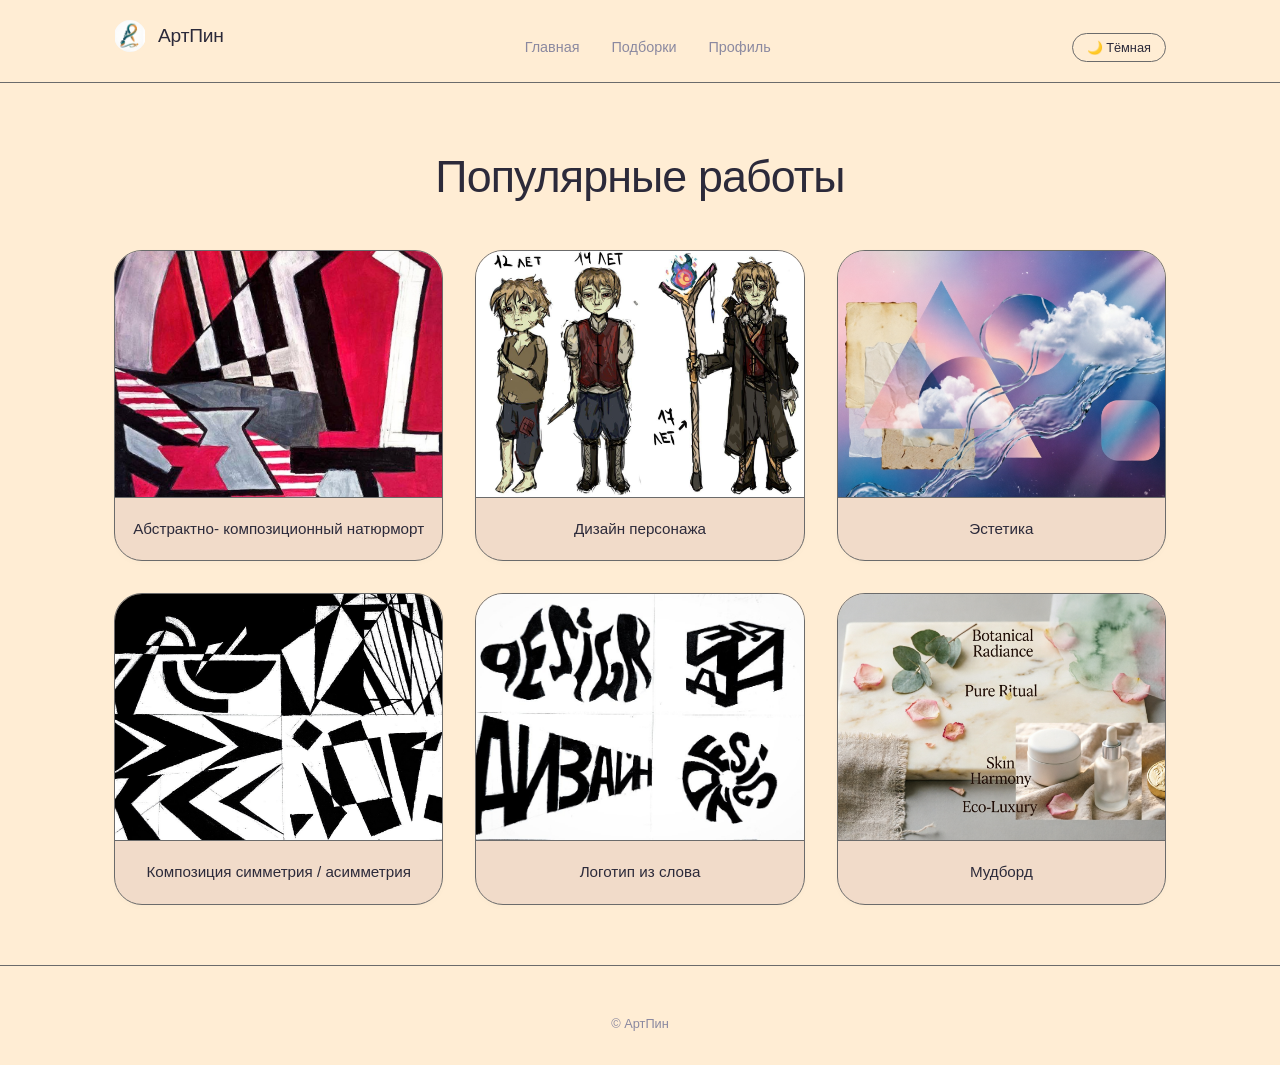
<file: index.html>
<!DOCTYPE html>
<html lang="ru">
<head>
    <meta charset="UTF-8">
    <meta name="viewport" content="width=device-width, initial-scale=1.0">
    <title>АртПин – Главная</title>
    <link rel="stylesheet" href="style.css">
</head>
<body>

<header class="header">
    <div class="container header__row">
        <a class="brand" href="index.html">
            <img src="images/logo.png" alt="Логотип" style="width: 32px; height: 32px; object-fit: contain;">
            <div class="brand__text">
                <span class="brand__name">АртПин</span>
            </div>
        </a>
        <nav class="nav">
            <a href="index.html">Главная</a>
            <a href="collections.html">Подборки</a>
            <a href="profile.html">Профиль</a>
        </nav>
        <button class="theme-btn" id="themeBtn">🌙 Тема</button>
    </div>
</header>

<main>
    <div class="container">
        <div class="hero">
            <h1>Популярные работы</h1>
        </div>

        <div class="gallery">
            <div class="card">
                <img src="images/photo1.jpg" alt="Абстрактно- композиционный натюрморт">
                <p>Абстрактно- композиционный натюрморт</p>
            </div>
            <div class="card">
                <img src="images/photo2.jpg" alt="Дизайн персонажа">
                <p>Дизайн персонажа</p>
            </div>
            <div class="card">
                <img src="images/photo3.jpg" alt="Эстетика">
                <p>Эстетика</p>
            </div>
            <div class="card">
                <img src="images/photo4.jpg" alt="Композиция симметрия / асимметрия">
                <p>Композиция симметрия / асимметрия</p>
            </div>
            <div class="card">
                <img src="images/photo5.jpg" alt="Логотип из слова">
                <p>Логотип из слова</p>
            </div>
            <div class="card">
                <img src="images/photo6.jpg" alt="Мудборд ">
                <p>Мудборд </p>
            </div>
        </div>
    </div>
</main>

<footer class="footer">
    <div>© АртПин</div>
</footer>

<div class="modal" id="workModal">
    <div class="modal-content">
        <span class="modal-close" id="modalClose">×</span>
        <img id="modalImg">
        <p id="modalTitle"></p>
    </div>
</div>

<script src="script.js"></script>
</body>
</html>
</file>
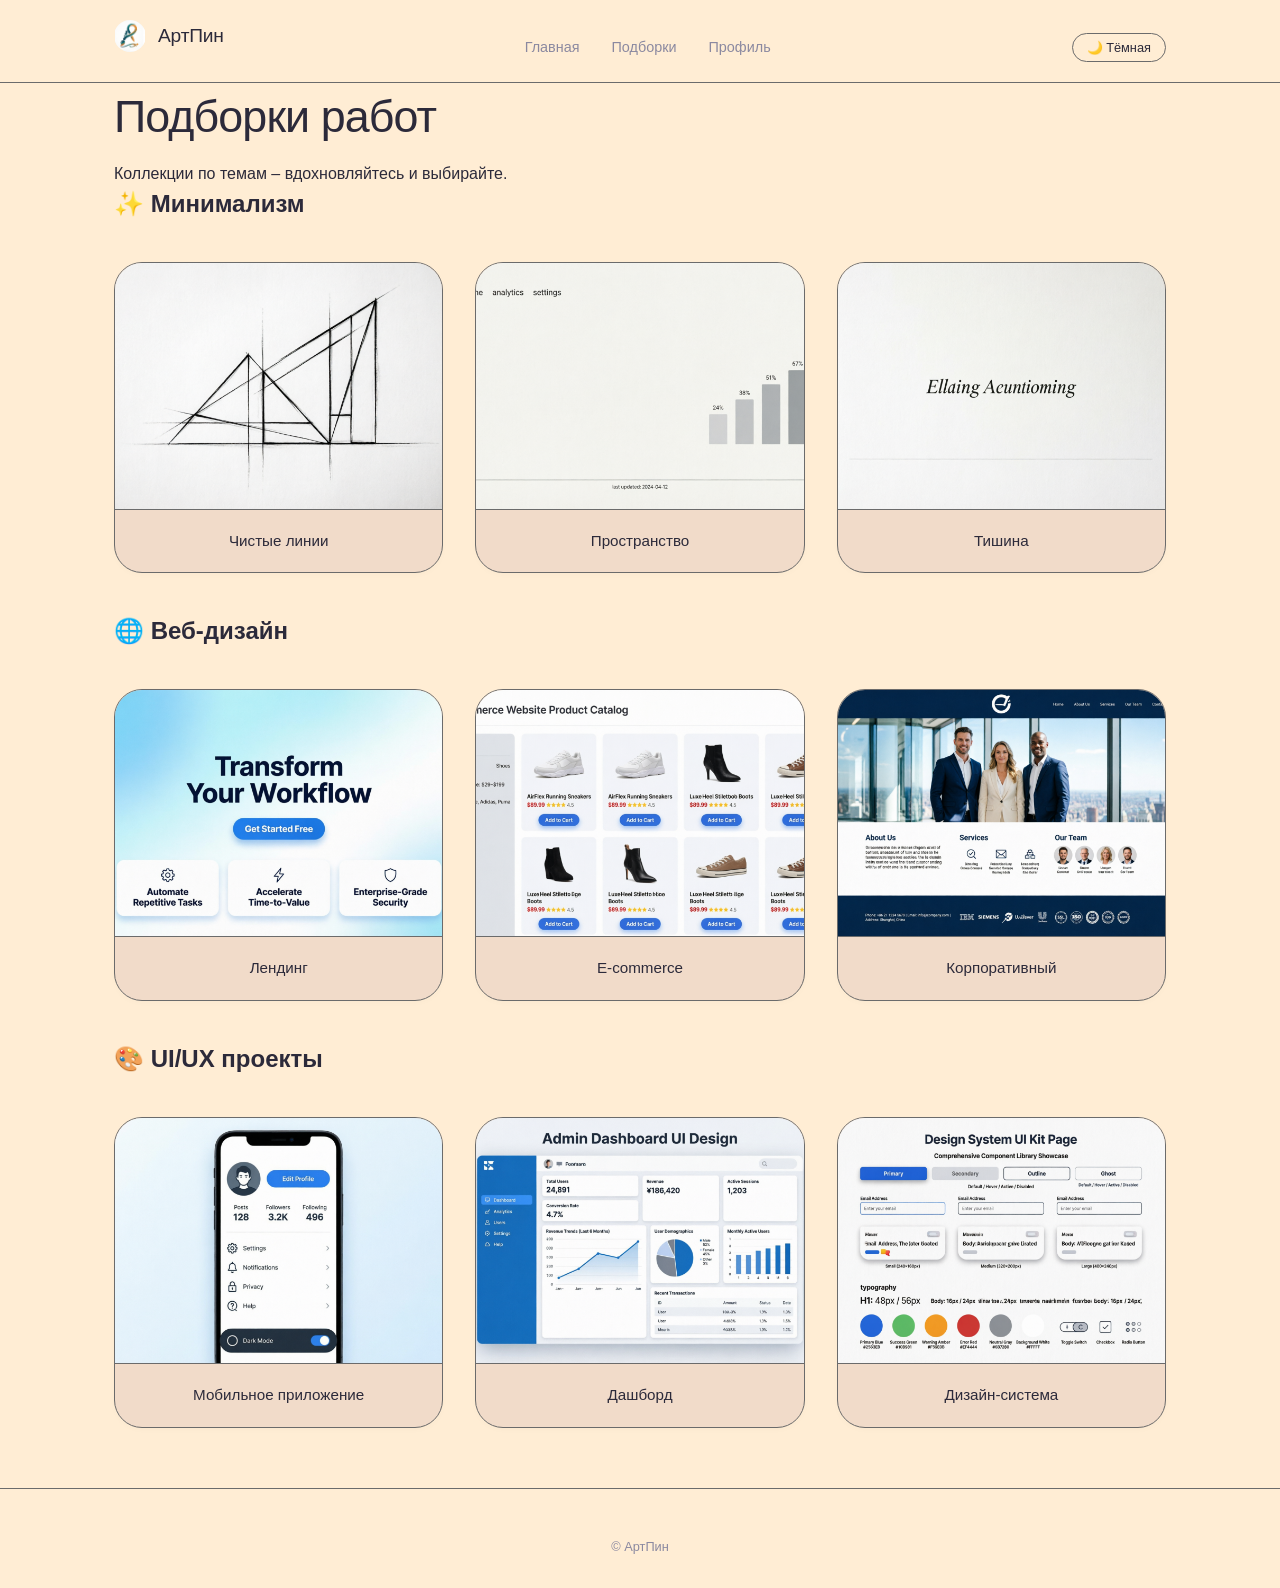
<file: collections.html>
<!DOCTYPE html>
<html lang="ru">
<head>
    <meta charset="UTF-8">
    <meta name="viewport" content="width=device-width, initial-scale=1.0">
    <title>АртПин – Подборки</title>
    <link rel="stylesheet" href="style.css">
</head>
<body>

<header class="header">
    <div class="container header__row">
        <a class="brand" href="index.html">
            <img src="images/logo.png" alt="Логотип" style="width: 32px; height: 32px; object-fit: contain;">
            <div class="brand__text">
                <span class="brand__name">АртПин</span>
            </div>
        </a>
        <nav class="nav">
            <a href="index.html">Главная</a>
            <a href="collections.html">Подборки</a>
            <a href="profile.html">Профиль</a>
        </nav>
        <button class="theme-btn" id="themeBtn">🌙 Тема</button>
    </div>
</header>

<main>
    <div class="container">
        <h1>Подборки работ</h1>
        <p class="section-description">Коллекции по темам – вдохновляйтесь и выбирайте.</p>

        <section class="collection">
            <h2>✨ Минимализм</h2>
            <div class="gallery">
                <div class="card">
                    <img src="images/minimal1.jpg" alt="Минимализм 1">
                    <p>Чистые линии</p>
                </div>
                <div class="card">
                    <img src="images/minimal2.jpg" alt="Минимализм 2">
                    <p>Пространство</p>
                </div>
                <div class="card">
                    <img src="images/minimal3.jpg" alt="Минимализм 3">
                    <p>Тишина</p>
                </div>
            </div>
        </section>

        <section class="collection">
            <h2>🌐 Веб-дизайн</h2>
            <div class="gallery">
                <div class="card">
                    <img src="images/web1.jpg" alt="Сайт портфолио">
                    <p>Лендинг</p>
                </div>
                <div class="card">
                    <img src="images/web2.jpg" alt="Интернет-магазин">
                    <p>E-commerce</p>
                </div>
                <div class="card">
                    <img src="images/web3.jpg" alt="Корпоративный сайт">
                    <p>Корпоративный</p>
                </div>
            </div>
        </section>

        <section class="collection">
            <h2>🎨 UI/UX проекты</h2>
            <div class="gallery">
                <div class="card">
                    <img src="images/ui1.jpg" alt="Мобильное приложение">
                    <p>Мобильное приложение</p>
                </div>
                <div class="card">
                    <img src="images/ui2.jpg" alt="Дашборд">
                    <p>Дашборд</p>
                </div>
                <div class="card">
                    <img src="images/ui3.jpg" alt="Дизайн-система">
                    <p>Дизайн-система</p>
                </div>
            </div>
        </section>
    </div>
</main>

<footer class="footer">
    <div>© АртПин</div>
</footer>

<div class="modal" id="workModal">
    <div class="modal-content">
        <span class="modal-close" id="modalClose">×</span>
        <img id="modalImg">
        <p id="modalTitle"></p>
    </div>
</div>

<script src="script.js"></script>
</body>
</html>
</file>
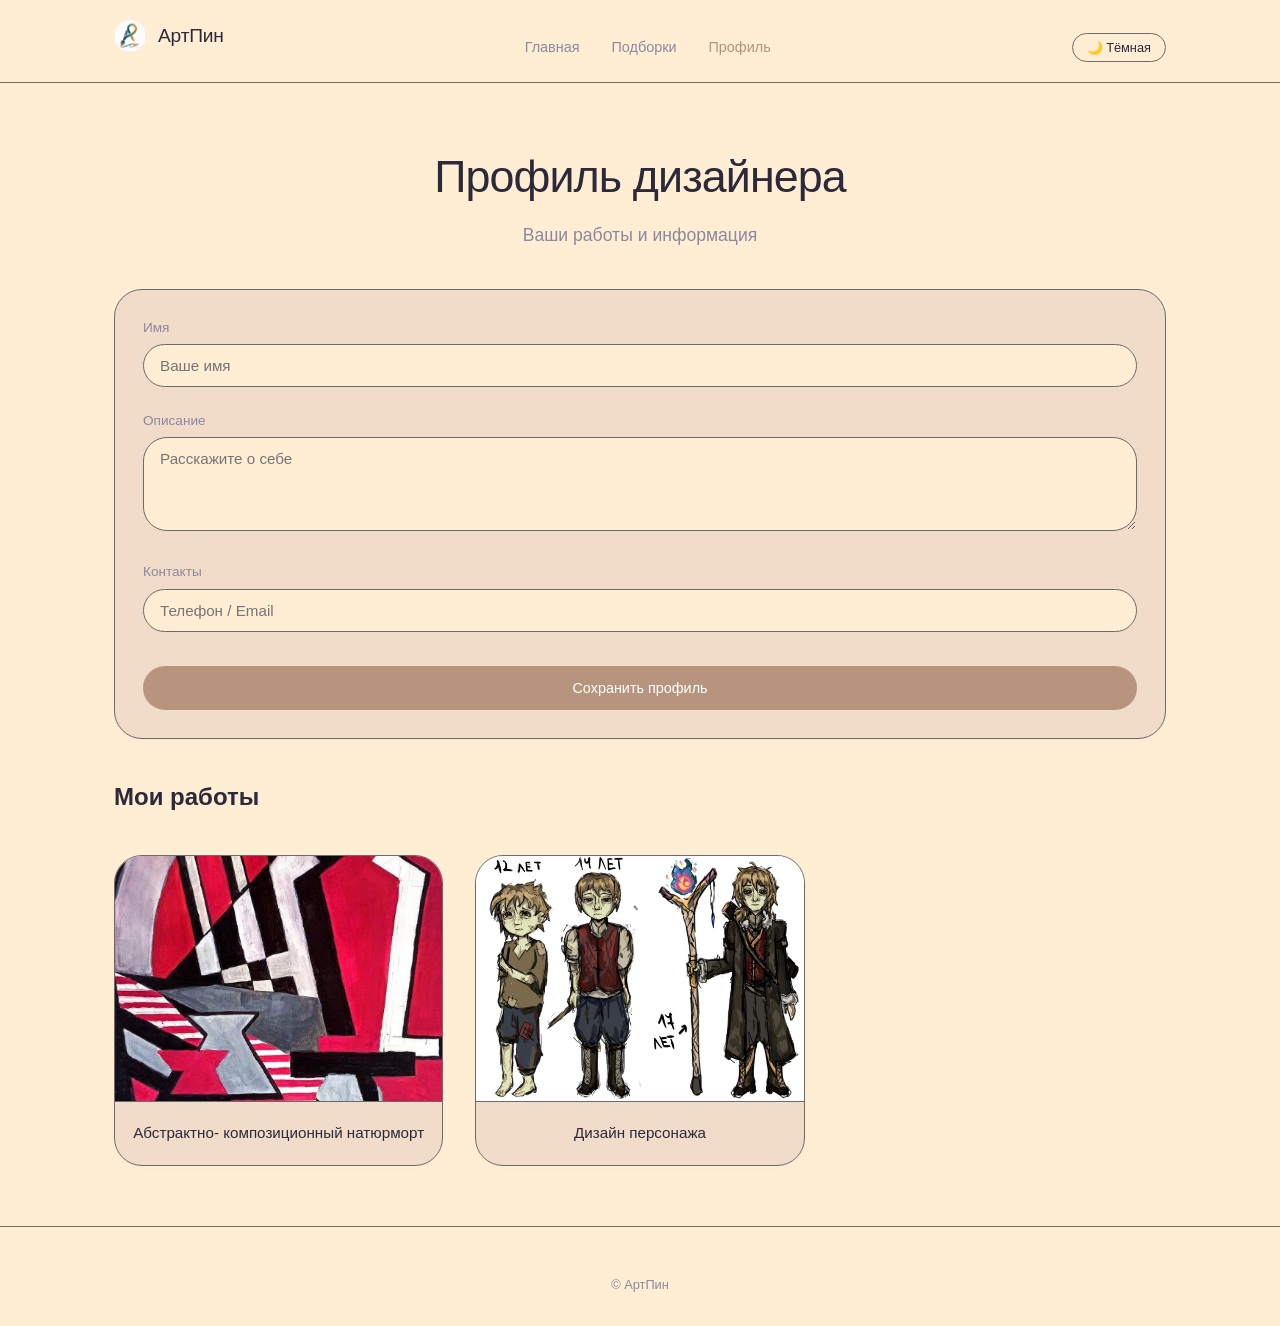
<file: profile.html>
<!DOCTYPE html>
<html lang="ru">
<head>
    <meta charset="UTF-8">
    <meta name="viewport" content="width=device-width, initial-scale=1.0">
    <title>АртПин – Профиль</title>
    <link rel="stylesheet" href="style.css">
</head>
<body>

<header class="header">
    <div class="container header__row">
        <a class="brand" href="index.html">
            <img src="images/logo.png" alt="Логотип" style="width: 32px; height: 32px; object-fit: contain;">
            <div class="brand__text">
                <span class="brand__name">АртПин</span>
            </div>
        </a>

        <nav class="nav">
            <a href="index.html">Главная</a>
            <a href="collections.html">Подборки</a>
            <a href="profile.html" class="active">Профиль</a>
        </nav>

        <button class="theme-btn" id="themeBtn">🌙 Тема</button>
    </div>
</header>

<main>
    <div class="container">

        <div class="hero">
            <h1>Профиль дизайнера</h1>
            <p class="hero__desc">Ваши работы и информация</p>
        </div>

<div class="form-card">

    <div class="form-group">
        <label>Имя</label>
        <input type="text" id="profileName" placeholder="Ваше имя">
    </div>

    <div class="form-group">
        <label>Описание</label>
        <textarea rows="4" id="profileAbout" placeholder="Расскажите о себе"></textarea>
    </div>

    <div class="form-group">
        <label>Контакты</label>
        <input type="text" id="profileContacts" placeholder="Телефон / Email">
    </div>

<button class="save-btn" id="saveProfile">Сохранить профиль</button>

</div>

        <h2 style="margin-top: 40px;">Мои работы</h2>

        <div class="gallery">
            <div class="card">
                <img src="images/photo1.jpg" alt="Абстрактно- композиционный натюрморт">
                <p>Абстрактно- композиционный натюрморт</p>
            </div>

            <div class="card">
                <img src="images/photo2.jpg" alt="Дизайн персонажа">
                <p>Дизайн персонажа</p>
            </div>
        </div>

    </div>
</main>

<footer class="footer">
    <div>© АртПин</div>
</footer>

<div class="modal" id="workModal">
    <div class="modal-content">
        <span class="modal-close" id="modalClose">×</span>
        <img id="modalImg">
        <p id="modalTitle"></p>
    </div>
</div>

<script src="script.js"></script>

</body>
</html>
</file>
<file: style.css>
:root {
    --bg: #ffedd4;      
    --surface: #f1dbc9;
    --text: #2c2a3a;
    --text-light: #8b89a0;
    --border: #6b6b6b;
    --accent: #b6947d;    
    --accent-soft: #f1ccb2;
    --shadow: 0 2px 6px rgba(0,0,0,0.02);
    --shadow-hover: 0 8px 20px rgba(0,0,0,0.03);
    --transition: all 0.2s ease;
}

body.dark {
    --bg: #16141f;
    --surface: #1f1c2c;
    --text: #faeedb;
    --text-light: #fff2db;
    --border: #2f2a3e;
    --accent: #2d2963;
    --accent-soft: #2a253c;
    --shadow: 0 2px 6px rgba(0,0,0,0.2);
    --shadow-hover: 0 8px 20px rgba(0,0,0,0.25);
}

* {
    margin: 0;
    padding: 0;
    box-sizing: border-box;
}

body {
    background: var(--bg);
    color: var(--text);
    font-family: 'Inter', -apple-system, BlinkMacSystemFont, 'Segoe UI', Roboto, Helvetica, sans-serif;
    line-height: 1.5;
    transition: var(--transition);
    font-weight: 400;
}

.container {
    max-width: 1100px;
    margin: 0 auto;
    padding: 0 24px;
}

.header {
    background: transparent;
    border-bottom: 1px solid var(--border);
    padding: 20px 0;
}

.header__row {
    display: flex;
    justify-content: space-between;
    align-items: baseline;
    flex-wrap: wrap;
    gap: 20px;
}

.brand {
    display: flex;
    align-items: center;
    gap: 12px;
    text-decoration: none;
}

.brand img {
    width: 32px;
    height: 32px;
    border-radius: 50%;
    object-fit: cover;
}

.brand__name {
    font-size: 1.2rem;
    font-weight: 500;
    color: var(--text);
    letter-spacing: -0.2px;
}

.nav {
    display: flex;
    gap: 32px;
}

.nav a {
    text-decoration: none;
    color: var(--text-light);
    font-size: 0.9rem;
    font-weight: 450;
    transition: var(--transition);
}

.nav a:hover,
.nav a.active {
    color: var(--accent);
}

.theme-btn {
    background: none;
    border: 1px solid var(--border);
    padding: 6px 14px;
    border-radius: 40px;
    cursor: pointer;
    color: var(--text);
    font-size: 0.8rem;
    font-weight: 450;
    transition: var(--transition);
}

.theme-btn:hover {
    border-color: var(--accent);
    color: var(--accent);
}

.hero {
    text-align: center;
    margin: 60px 0 40px;
}

h1 {
    font-size: 2.8rem;
    font-weight: 500;
    letter-spacing: -0.02em;
    color: var(--text);
    margin-bottom: 12px;
}

.hero__desc {
    font-size: 1.1rem;
    color: var(--text-light);
}

.gallery {
    display: grid;
    grid-template-columns: repeat(auto-fill, minmax(300px, 1fr));
    gap: 32px;
    margin: 40px 0;
}

.card {
    background: var(--surface);
    border-radius: 28px;
    overflow: hidden;
    transition: var(--transition);
    border: 1px solid var(--border);
    box-shadow: var(--shadow);
}

.card:hover {
    transform: translateY(-4px);
    box-shadow: var(--shadow-hover);
}

.card img {
    width: 100%;
    display: block;
    aspect-ratio: 4/3;
    object-fit: cover;
    background: var(--accent-soft);
}

.card p {
    padding: 20px 16px;
    margin: 0;
    font-weight: 450;
    color: var(--text);
    border-top: 1px solid var(--border);
    font-size: 0.95rem;
    text-align: center;
}

.contact-grid {
    display: grid;
    grid-template-columns: 1fr 1fr;
    gap: 40px;
    margin: 40px 0;
}

.form-card, .messages-card {
    background: var(--surface);
    border-radius: 28px;
    padding: 28px;
    border: 1px solid var(--border);
    box-shadow: var(--shadow);
}

.form-group {
    margin-bottom: 24px;
}

label {
    display: block;
    margin-bottom: 6px;
    font-weight: 450;
    font-size: 0.85rem;
    color: var(--text-light);
}

input, select, textarea {
    width: 100%;
    padding: 12px 16px;
    border: 1px solid var(--border);
    border-radius: 24px;
    background: var(--bg);
    color: var(--text);
    font-family: inherit;
    font-size: 0.95rem;
    transition: var(--transition);
}

input:focus, select:focus, textarea:focus {
    outline: none;
    border-color: var(--accent);
    box-shadow: 0 0 0 2px var(--accent-soft);
}

button[type="submit"] {
    background: var(--accent);
    color: white;
    border: none;
    padding: 12px 20px;
    border-radius: 40px;
    font-weight: 500;
    font-size: 0.9rem;
    cursor: pointer;
    transition: var(--transition);
    width: 100%;
}

button[type="submit"]:hover {
    background: var(--text);
    transform: translateY(-2px);
}

.messages-card h2 {
    font-size: 1.3rem;
    font-weight: 500;
    margin-bottom: 20px;
}

.messages-list {
    max-height: 400px;
    overflow-y: auto;
    margin-bottom: 20px;
    display: flex;
    flex-direction: column;
    gap: 12px;
}

.message-item {
    background: var(--bg);
    border-radius: 20px;
    padding: 16px;
    border: 1px solid var(--border);
}

.message-header {
    display: flex;
    justify-content: space-between;
    margin-bottom: 8px;
    font-weight: 500;
}

.message-name {
    color: var(--accent);
}

.message-topic {
    font-size: 0.7rem;
    color: var(--text-light);
}

.message-text {
    margin: 8px 0;
    line-height: 1.4;
}

.message-date {
    font-size: 0.7rem;
    color: var(--text-light);
    text-align: right;
}

.empty-msg {
    text-align: center;
    padding: 32px;
    color: var(--text-light);
    font-style: italic;
}

.clear-btn {
    background: transparent;
    border: 1px solid var(--border);
    color: var(--text);
    padding: 8px 16px;
    border-radius: 40px;
    cursor: pointer;
    font-size: 0.8rem;
    transition: var(--transition);
    width: 100%;
}

.clear-btn:hover {
    border-color: var(--accent);
    color: var(--accent);
}

.footer {
    text-align: center;
    padding: 48px 20px 32px;
    border-top: 1px solid var(--border);
    margin-top: 60px;
    color: var(--text-light);
    font-size: 0.8rem;
}

@media (max-width: 768px) {
    .container {
        padding: 0 20px;
    }
    .header__row {
        flex-direction: column;
        align-items: center;
        text-align: center;
        gap: 16px;
    }
    .nav {
        gap: 24px;
        flex-wrap: wrap;
        justify-content: center;
    }
    h1 {
        font-size: 2rem;
    }
    .gallery {
        gap: 20px;
    }
    .contact-grid {
        grid-template-columns: 1fr;
        gap: 28px;
    }
}

.modal {
    position: fixed;
    inset: 0;
    background: rgba(0,0,0,0.6);
    display: none;
    align-items: center;
    justify-content: center;
    z-index: 1000;
}

.modal.show {
    display: flex;
}

.modal-content {
    background: var(--surface);
    padding: 20px;
    border-radius: 24px;
    max-width: 700px;
    width: 90%;
    text-align: center;
}

.modal-content img {
    width: 100%;
    border-radius: 16px;
    margin-bottom: 15px;
}

.modal-close {
    float: right;
    font-size: 24px;
    cursor: pointer;
}

.save-btn {
    background: var(--accent);
    color: white;
    border: none;
    padding: 14px 22px;
    border-radius: 40px;
    font-weight: 500;
    font-size: 0.9rem;
    cursor: pointer;
    transition: var(--transition);
    width: 100%;
    margin-top: 10px;
}

.save-btn:hover {
    transform: translateY(-2px);
    box-shadow: var(--shadow-hover);
}

.save-btn:active {
    transform: translateY(0);
}
</file>
